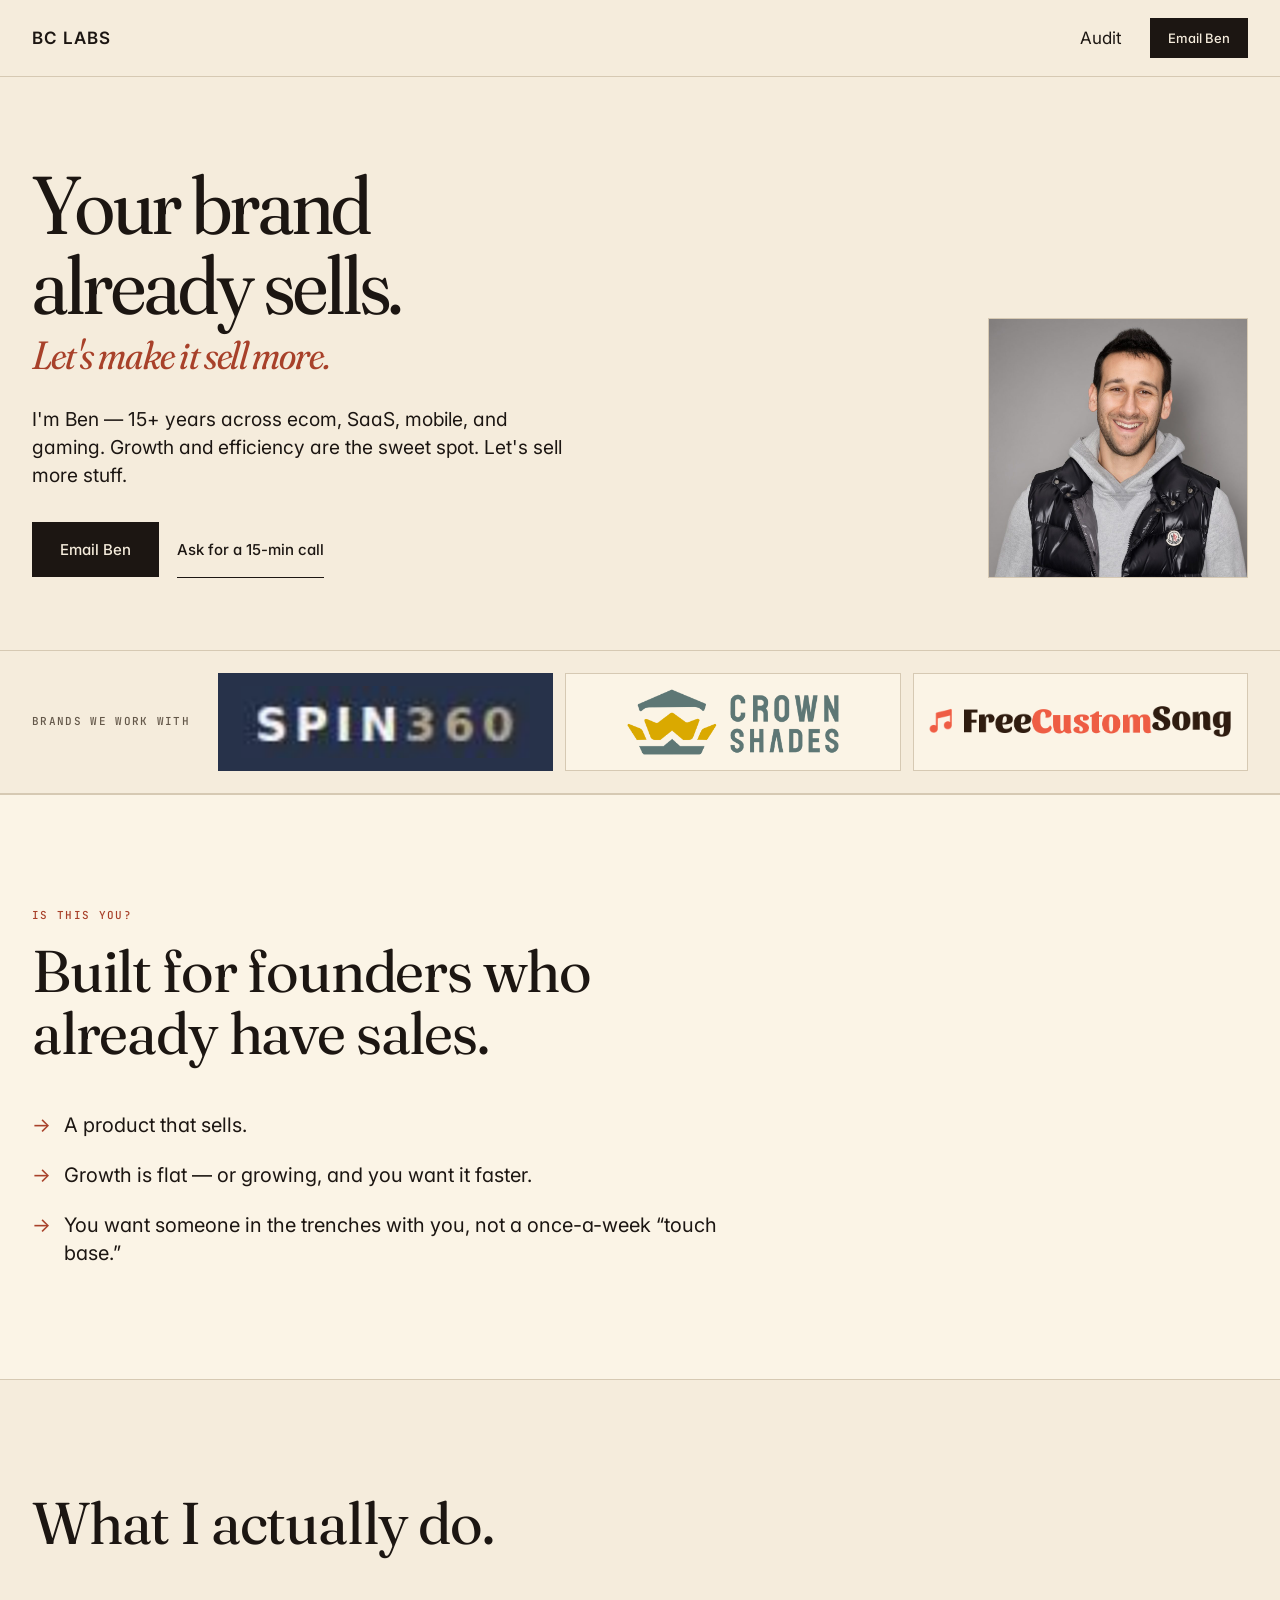
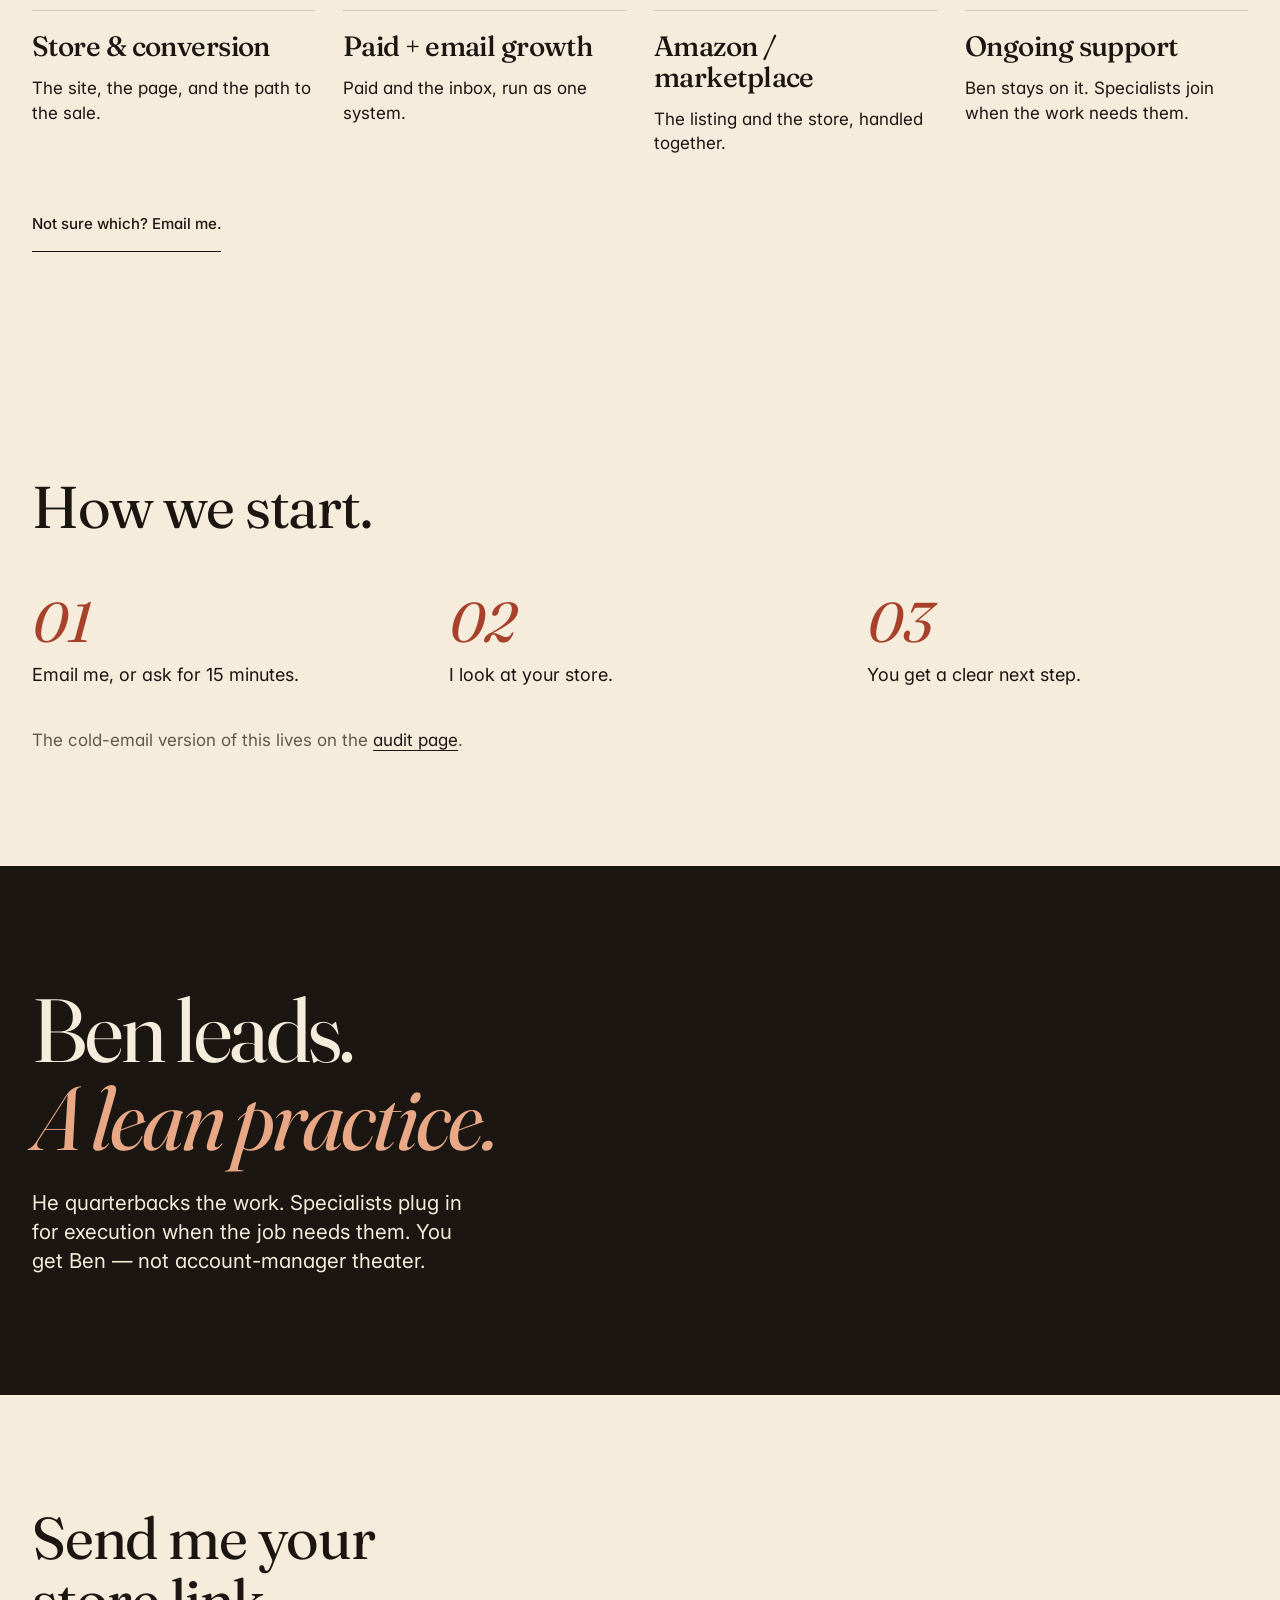
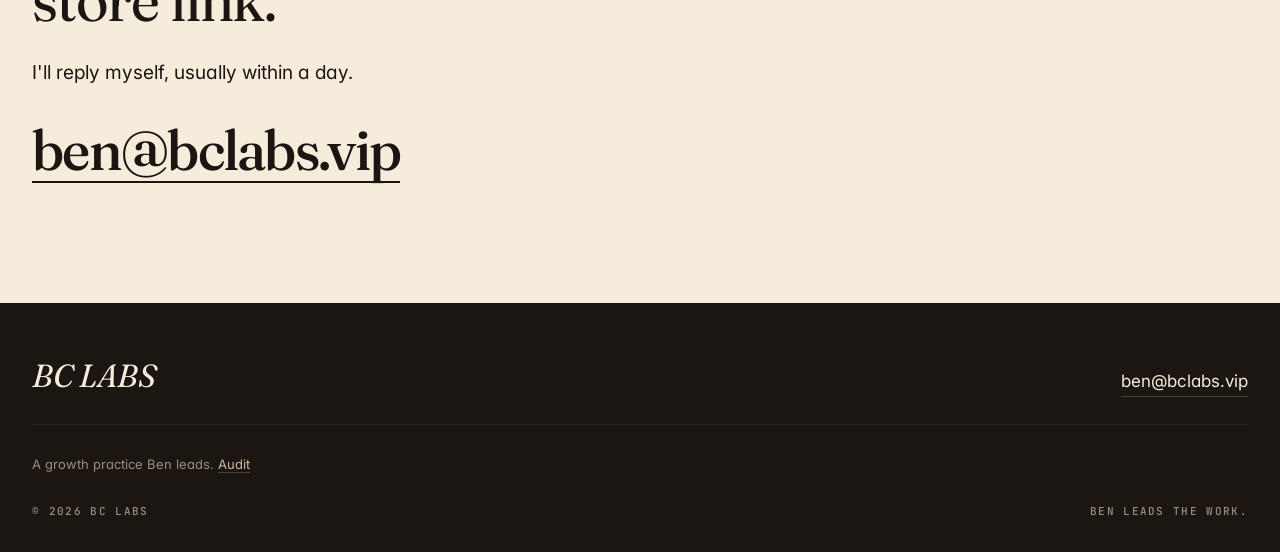
<file: index.html>
<!doctype html>
<html lang="en">
<head>
<meta charset="utf-8" />
<meta name="viewport" content="width=device-width,initial-scale=1" />
<title>BC LABS — Your brand already sells. Let's make it sell more.</title>
<meta name="description" content="I'm Ben — 15+ years across ecom, SaaS, mobile, and gaming. Growth and efficiency are the sweet spot. Let's sell more stuff." />
<meta name="author" content="Ben Cohen, BC LABS" />
<meta name="robots" content="index, follow, max-image-preview:large" />
<meta name="theme-color" content="#a8412a" />
<link rel="canonical" href="https://bclabs.vip/" />
<meta property="og:type" content="website" />
<meta property="og:site_name" content="BC LABS" />
<meta property="og:title" content="Your brand already sells. Let's make it sell more." />
<meta property="og:description" content="I'm Ben — 15+ years across ecom, SaaS, mobile, and gaming. Growth and efficiency are the sweet spot. Let's sell more stuff." />
<meta property="og:url" content="https://bclabs.vip/" />
<meta property="og:image" content="https://bclabs.vip/og.png" />
<meta property="og:image:width" content="1200" />
<meta property="og:image:height" content="630" />
<meta property="og:locale" content="en_US" />
<meta name="twitter:card" content="summary_large_image" />
<meta name="twitter:title" content="Your brand already sells. Let's make it sell more." />
<meta name="twitter:description" content="I'm Ben — 15+ years across ecom, SaaS, mobile, and gaming. Let's sell more stuff." />
<meta name="twitter:image" content="https://bclabs.vip/og.png" />
<link rel="icon" type="image/svg+xml" href="[data-uri]" />
<script type="application/ld+json">
{
  "@context": "https://schema.org",
  "@type": "ProfessionalService",
  "name": "BC LABS",
  "alternateName": "BC Labs",
  "description": "BC Labs is a growth practice Ben Cohen leads. He quarterbacks the work. Specialists plug in for execution when the job needs them.",
  "url": "https://bclabs.vip/",
  "email": "ben@bclabs.vip",
  "founder": {"@type": "Person", "name": "Ben Cohen", "email": "ben@bclabs.vip"},
  "makesOffer": [
    {"@type": "Offer", "itemOffered": {"@type": "Service", "name": "Store and conversion"}},
    {"@type": "Offer", "itemOffered": {"@type": "Service", "name": "Paid and email growth"}},
    {"@type": "Offer", "itemOffered": {"@type": "Service", "name": "Amazon and marketplace"}},
    {"@type": "Offer", "itemOffered": {"@type": "Service", "name": "Ongoing support"}}
  ]
}
</script>
<link rel="preconnect" href="https://fonts.googleapis.com" />
<link rel="preconnect" href="https://fonts.gstatic.com" crossorigin />
<link href="https://fonts.googleapis.com/css2?family=Fraunces:ital,opsz,wght@0,9..144,400;0,9..144,500;0,9..144,600;1,9..144,400;1,9..144,500&family=Inter:wght@400;500;600&family=JetBrains+Mono:wght@400;500&display=swap" rel="stylesheet" />
<link rel="stylesheet" href="/site.css" />
</head>
<body>
<a class="skip" href="#contact">Skip to email</a>
<nav aria-label="Primary">
  <a href="/" class="brand" aria-label="BC LABS — home">BC LABS</a>
  <div class="links">
    <a href="/audit/">Audit</a>
    <a class="cta" href="mailto:ben@bclabs.vip">Email Ben</a>
  </div>
</nav>
<main>
  <section class="hero" aria-labelledby="hero-headline">
    <div>
      <h1 id="hero-headline">Your brand already sells.<span class="h1-rest">Let's make it sell more.</span></h1>
      <p class="lede">I'm Ben — 15+ years across ecom, SaaS, mobile, and gaming. Growth and efficiency are the sweet spot. Let's sell more stuff.</p>
      <div class="hero-actions">
        <a class="btn-primary" href="mailto:ben@bclabs.vip">Email Ben</a>
        <!-- No calendar URL in the repo. 15-minute ask is this mailto. -->
        <a class="btn-link" href="mailto:ben@bclabs.vip?subject=15%20min%3F">Ask for a 15-min call</a>
      </div>
    </div>
    <figure class="portrait">
      <img src="/ben-cohen.jpg" alt="Ben Cohen" width="1024" height="1024" />
    </figure>
  </section>

  <aside class="proof" aria-label="Brands we work with">
    <div class="proof-inner">
      <p class="mono proof-label">Brands we work with</p>
      <ul class="proof-list">
        <li class="mark-dark"><img src="/brands/spin360.png" alt="Client brand" width="639" height="159"></li>
        <li><img src="/brands/crown-shades.png" alt="Client brand" width="743" height="246"></li>
        <li><img src="/brands/freecustomsong.png" alt="Client brand" width="813" height="94"></li>
      </ul>
    </div>
  </aside>

  <section class="you" aria-labelledby="you-title">
    <div class="you-inner">
      <p class="mono sec-label">Is this you?</p>
      <h2 id="you-title" class="sec-title">Built for founders who already have sales.</h2>
      <ul class="you-list">
        <li>A product that sells.</li>
        <li>Growth is flat — or growing, and you want it faster.</li>
        <li>You want someone in the trenches with you, not a once-a-week “touch base.”</li>
      </ul>
    </div>
  </section>

  <section aria-labelledby="do-title">
    <h2 id="do-title" class="sec-title">What I actually do.</h2>
    <div class="do-grid">
      <article class="do-card">
        <h3>Store &amp; conversion</h3>
        <p>The site, the page, and the path to the sale.</p>
      </article>
      <article class="do-card">
        <h3>Paid + email growth</h3>
        <p>Paid and the inbox, run as one system.</p>
      </article>
      <article class="do-card">
        <h3>Amazon / marketplace</h3>
        <p>The listing and the store, handled together.</p>
      </article>
      <article class="do-card">
        <h3>Ongoing support</h3>
        <p>Ben stays on it. Specialists join when the work needs them.</p>
      </article>
    </div>
    <p class="do-cta"><a class="btn-link" href="mailto:ben@bclabs.vip">Not sure which? Email me.</a></p>
  </section>

  <section aria-labelledby="start-title">
    <h2 id="start-title" class="sec-title">How we start.</h2>
    <ol class="steps">
      <li>
        <div class="num">01</div>
        <p>Email me, or ask for 15 minutes.</p>
      </li>
      <li>
        <div class="num">02</div>
        <p>I look at your store.</p>
      </li>
      <li>
        <div class="num">03</div>
        <p>You get a clear next step.</p>
      </li>
    </ol>
    <p class="soft">The cold-email version of this lives on the <a href="/audit/">audit page</a>.</p>
  </section>

  <section class="justme" aria-labelledby="me-title">
    <div class="justme-inner">
      <h2 id="me-title">Ben leads. <em>A lean practice.</em></h2>
      <p>He quarterbacks the work. Specialists plug in for execution when the job needs them. You get Ben — not account-manager theater.</p>
    </div>
  </section>

  <section class="close" id="contact" aria-labelledby="close-title">
    <h2 id="close-title" class="sec-title">Send me your store link.</h2>
    <p class="lede">I'll reply myself, usually within a day.</p>
    <a class="email-big" href="mailto:ben@bclabs.vip">ben@bclabs.vip</a>
  </section>
</main>
<footer>
  <div class="foot-wrap">
    <div class="foot-top">
      <div class="brand">BC LABS</div>
      <a href="mailto:ben@bclabs.vip">ben@bclabs.vip</a>
    </div>
    <p class="foot-aside">A growth practice Ben leads. <a href="/audit/">Audit</a></p>
    <div class="foot-bottom">
      <span class="mono">© 2026 BC LABS</span>
      <span class="mono">Ben leads the work.</span>
    </div>
  </div>
</footer>
</body>
</html>
</file>
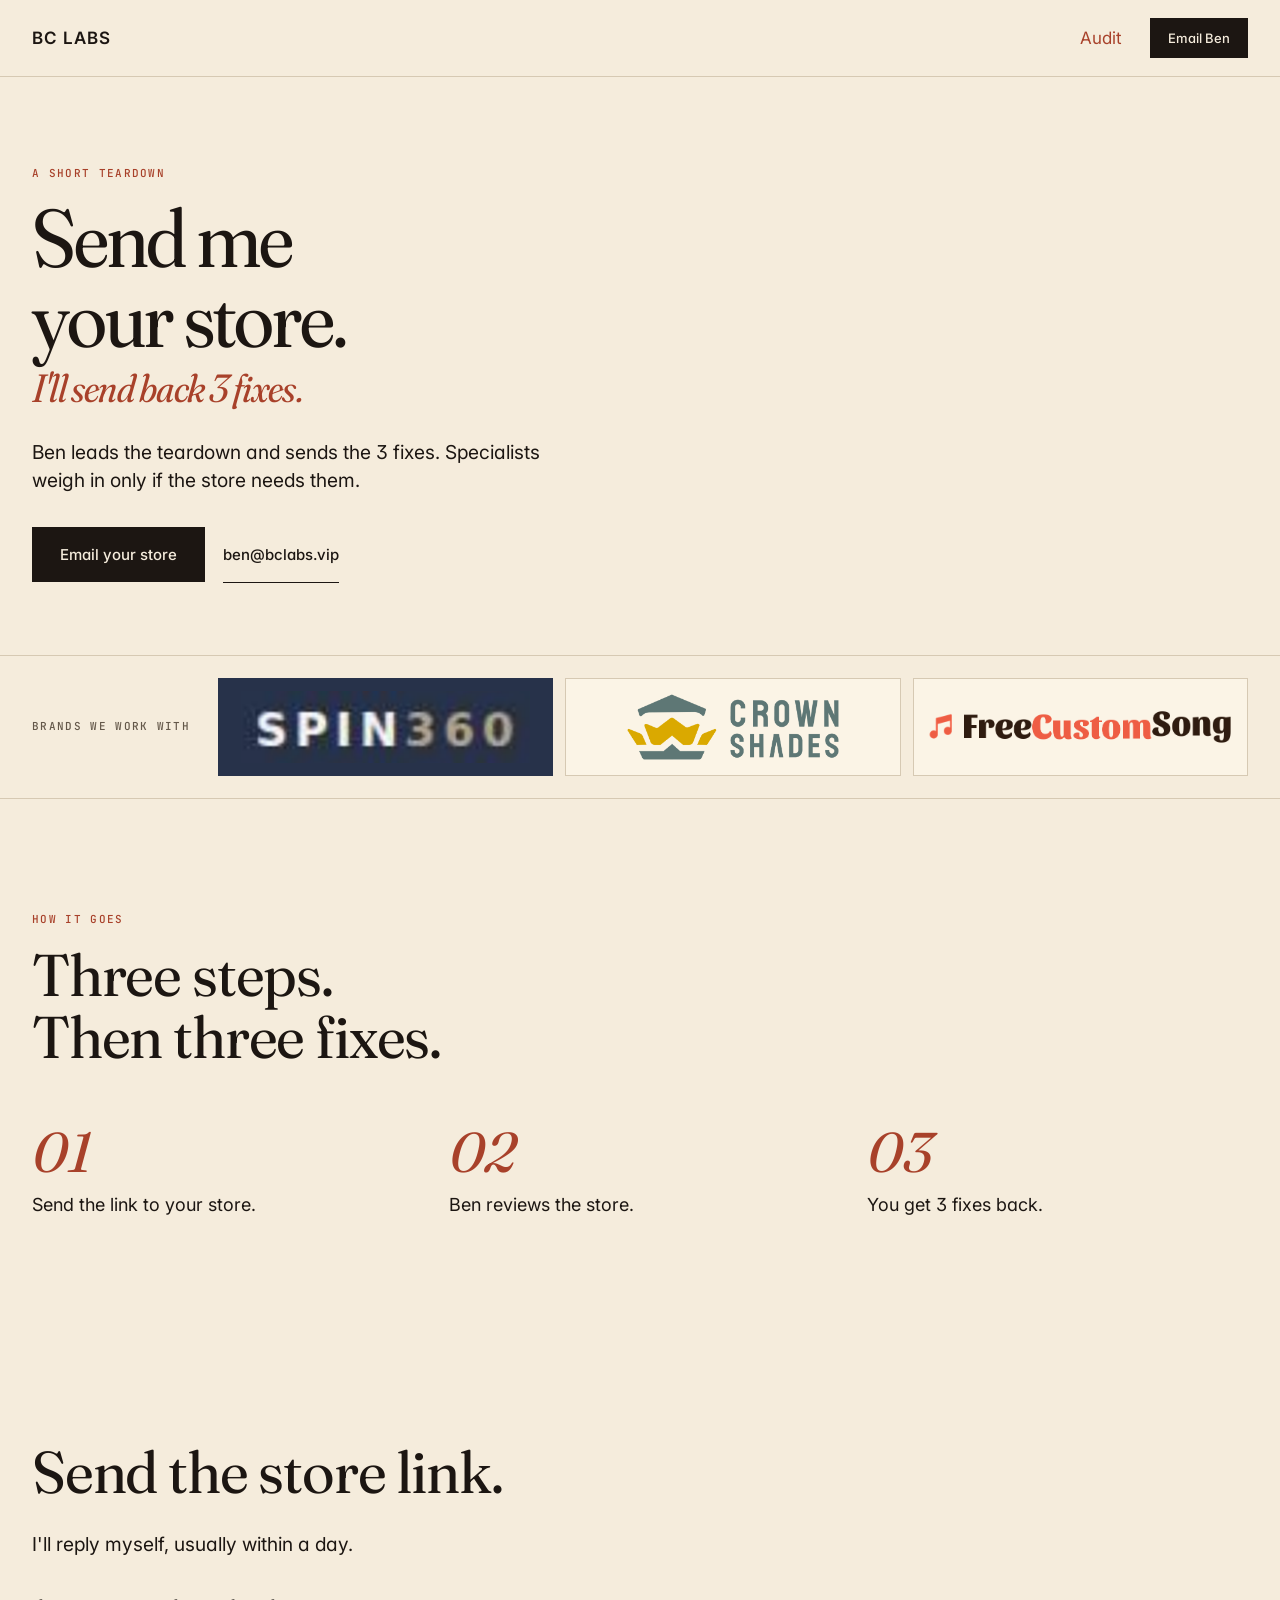
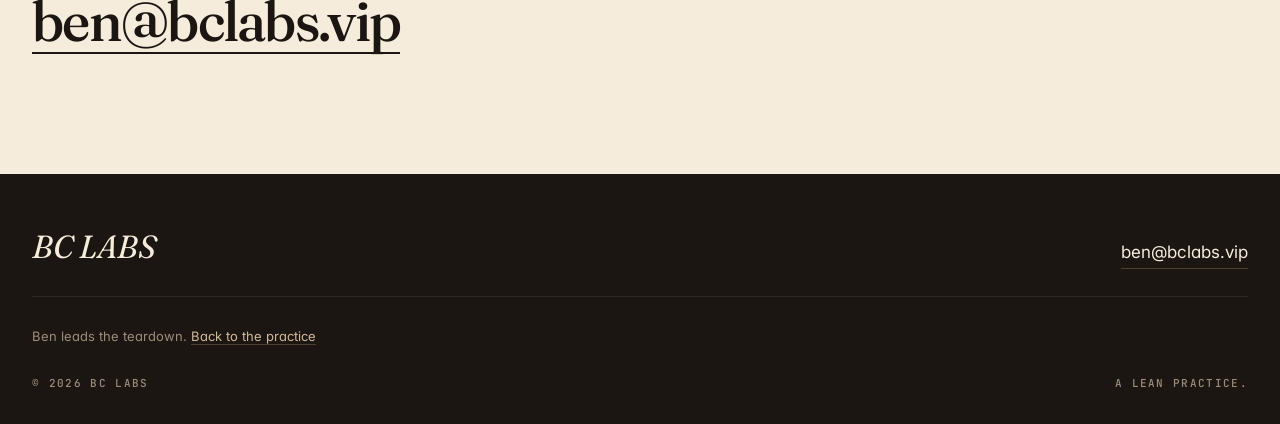
<file: audit/index.html>
<!doctype html>
<html lang="en">
<head>
<meta charset="utf-8" />
<meta name="viewport" content="width=device-width,initial-scale=1" />
<title>Send me your store. I'll send back 3 fixes. — BC LABS</title>
<meta name="description" content="Send Ben your store link. He leads the teardown and sends back 3 fixes. Specialists weigh in only if the store needs them." />
<meta name="author" content="Ben Cohen, BC LABS" />
<meta name="robots" content="index, follow, max-image-preview:large" />
<meta name="theme-color" content="#a8412a" />
<link rel="canonical" href="https://bclabs.vip/audit/" />
<meta property="og:type" content="website" />
<meta property="og:site_name" content="BC LABS" />
<meta property="og:title" content="Send me your store. I'll send back 3 fixes." />
<meta property="og:description" content="Ben leads the teardown and sends back 3 fixes. Email your store link." />
<meta property="og:url" content="https://bclabs.vip/audit/" />
<meta property="og:image" content="https://bclabs.vip/og.png" />
<meta property="og:image:width" content="1200" />
<meta property="og:image:height" content="630" />
<meta name="twitter:card" content="summary_large_image" />
<meta name="twitter:title" content="Send me your store. I'll send back 3 fixes." />
<meta name="twitter:description" content="Ben leads the teardown and sends back 3 fixes." />
<meta name="twitter:image" content="https://bclabs.vip/og.png" />
<link rel="icon" type="image/svg+xml" href="[data-uri]" />
<link rel="preconnect" href="https://fonts.googleapis.com" />
<link rel="preconnect" href="https://fonts.gstatic.com" crossorigin />
<link href="https://fonts.googleapis.com/css2?family=Fraunces:ital,opsz,wght@0,9..144,400;0,9..144,500;0,9..144,600;1,9..144,400;1,9..144,500&family=Inter:wght@400;500;600&family=JetBrains+Mono:wght@400;500&display=swap" rel="stylesheet" />
<link rel="stylesheet" href="/site.css" />
</head>
<body>
<a class="skip" href="#send">Skip to email</a>
<nav aria-label="Primary">
  <a href="/" class="brand" aria-label="BC LABS — home">BC LABS</a>
  <div class="links">
    <a href="/audit/" aria-current="page">Audit</a>
    <a class="cta" href="mailto:ben@bclabs.vip?subject=Store%20link">Email Ben</a>
  </div>
</nav>
<main>
  <section class="hero solo" aria-labelledby="audit-headline">
    <div>
      <p class="mono sec-label">A short teardown</p>
      <h1 id="audit-headline">Send me your store.<span class="h1-rest">I'll send back 3 fixes.</span></h1>
      <p class="lede">Ben leads the teardown and sends the 3 fixes. Specialists weigh in only if the store needs them.</p>
      <div class="hero-actions">
        <a class="btn-primary" href="mailto:ben@bclabs.vip?subject=Store%20link">Email your store</a>
        <a class="btn-link" href="mailto:ben@bclabs.vip">ben@bclabs.vip</a>
      </div>
    </div>
  </section>

  <aside class="proof" aria-label="Brands we work with">
    <div class="proof-inner">
      <p class="mono proof-label">Brands we work with</p>
      <ul class="proof-list">
        <li class="mark-dark"><img src="/brands/spin360.png" alt="Client brand" width="639" height="159"></li>
        <li><img src="/brands/crown-shades.png" alt="Client brand" width="743" height="246"></li>
        <li><img src="/brands/freecustomsong.png" alt="Client brand" width="813" height="94"></li>
      </ul>
    </div>
  </aside>

  <section aria-labelledby="steps-title">
    <p class="mono sec-label">How it goes</p>
    <h2 id="steps-title" class="sec-title">Three steps. Then three fixes.</h2>
    <ol class="steps">
      <li>
        <div class="num">01</div>
        <p>Send the link to your store.</p>
      </li>
      <li>
        <div class="num">02</div>
        <p>Ben reviews the store.</p>
      </li>
      <li>
        <div class="num">03</div>
        <p>You get 3 fixes back.</p>
      </li>
    </ol>
  </section>

  <section class="close" id="send" aria-labelledby="send-title">
    <h2 id="send-title" class="sec-title">Send the store link.</h2>
    <p class="lede">I'll reply myself, usually within a day.</p>
    <a class="email-big" href="mailto:ben@bclabs.vip?subject=Store%20link">ben@bclabs.vip</a>
  </section>
</main>
<footer>
  <div class="foot-wrap">
    <div class="foot-top">
      <div class="brand">BC LABS</div>
      <a href="mailto:ben@bclabs.vip?subject=Store%20link">ben@bclabs.vip</a>
    </div>
    <p class="foot-aside">Ben leads the teardown. <a href="/">Back to the practice</a></p>
    <div class="foot-bottom">
      <span class="mono">© 2026 BC LABS</span>
      <span class="mono">A lean practice.</span>
    </div>
  </div>
</footer>
</body>
</html>
</file>
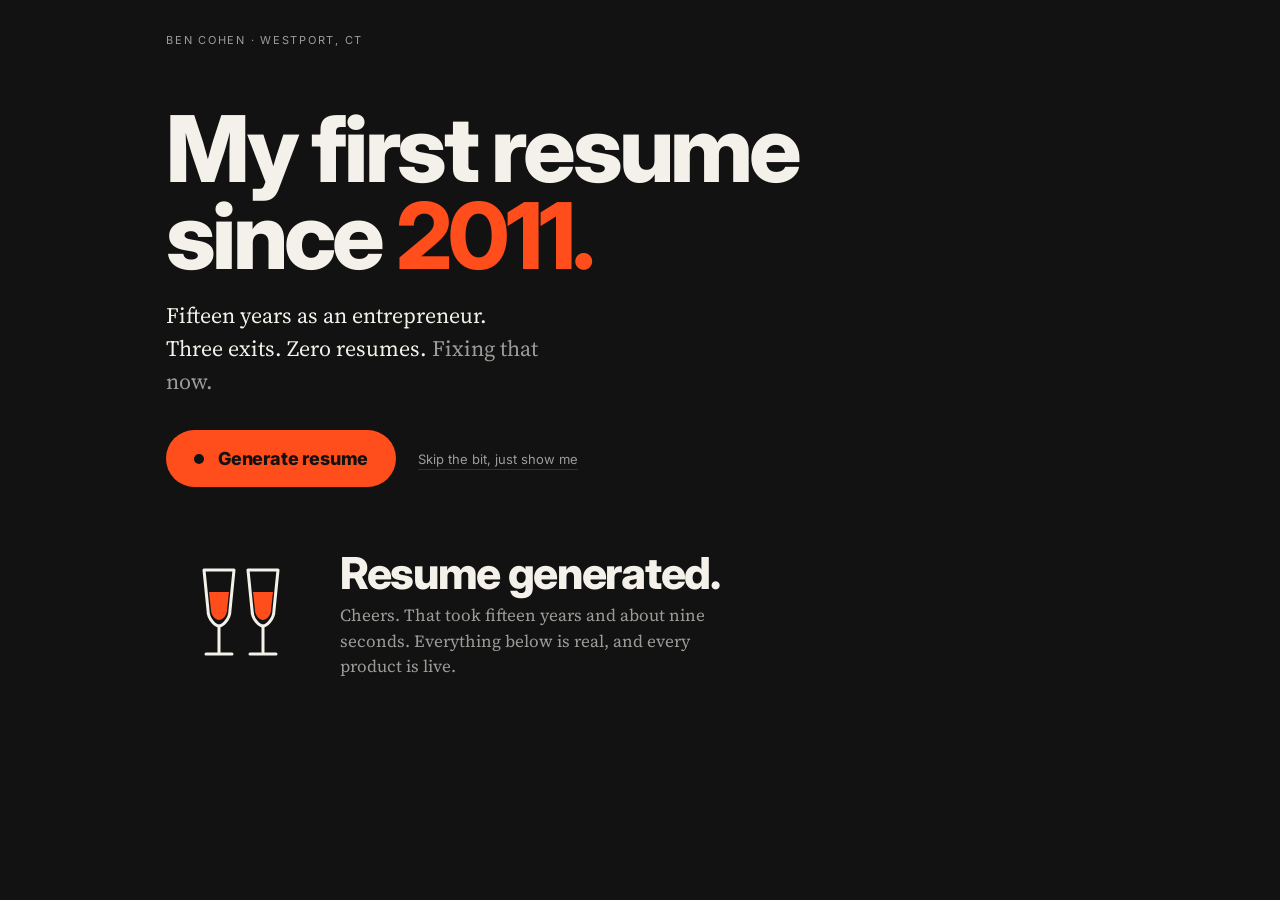
<file: x-lotz3d2c/index.html>
<!doctype html>
<html lang="en">
<head>
<meta charset="utf-8">
<meta name="viewport" content="width=device-width,initial-scale=1,viewport-fit=cover">
<meta name="robots" content="noindex">
<meta name="description" content="Ben Cohen's first resume since 2011. Three exits, 40M+ downloads, every product live.">
<meta property="og:title" content="Ben Cohen · My first resume since 2011">
<meta property="og:description" content="Fifteen years as an entrepreneur. Three exits. Zero resumes. Fixing that now.">
<meta property="og:url" content="https://bclabs.vip/x-lotz3d2c/">
<meta name="theme-color" content="#121212">
<link rel="icon" href="data:image/svg+xml,%3Csvg xmlns='http://www.w3.org/2000/svg' viewBox='0 0 32 32'%3E%3Crect width='32' height='32' rx='6' fill='%23121212'/%3E%3Ccircle cx='16' cy='16' r='7' fill='%23ff4d1c'/%3E%3C/svg%3E">
<title>Ben Cohen · My first resume since 2011</title>
<link rel="stylesheet" href="https://fonts.googleapis.com/css2?family=Inter:opsz,wght@14..32,400;14..32,600;14..32,700;14..32,800&family=Source+Serif+4:ital,opsz,wght@0,8..60,400;0,8..60,600;1,8..60,400&display=swap">
<style>
  /* Layout: one dark stage. A gag button up top, a loading sequence, a toast, then the real resume slides in underneath. Single-theme by choice; it matches the printed resume. */
  :root {
    --bg: #121212;
    --bg-2: #1b1b1b;
    --fg: #f4f1ea;
    --fg-2: rgba(244,241,234,0.62);
    --line: rgba(244,241,234,0.14);
    --accent: #ff4d1c;
    --accent-2: #ff8a63;
    --display: 'Inter', system-ui, sans-serif;
    --serif: 'Source Serif 4', Georgia, serif;
    color-scheme: dark;
  }
  * { box-sizing: border-box; }
  body { margin: 0; background: var(--bg); color: var(--fg); font-family: var(--serif); font-size: 17px; line-height: 1.5; }
  a { color: inherit; text-decoration: none; border-bottom: 1px solid var(--accent); }
  a:hover, a:focus-visible { border-bottom-color: var(--fg); outline: none; }
  .wrap { max-width: 980px; margin: 0 auto; padding-left: max(16px, env(safe-area-inset-left, 0px)); padding-right: max(16px, env(safe-area-inset-right, 0px)); }
  .eyebrow { font-family: var(--display); font-size: 11px; letter-spacing: 0.16em; text-transform: uppercase; color: var(--fg-2); }
  :focus-visible { outline: 2px solid var(--accent); outline-offset: 3px; }

  /* hero */
  .hero { padding-block: 32px 56px; }
  .meta { display: flex; justify-content: space-between; flex-wrap: wrap; gap: 8px 24px; }
  .hero h1 { font-family: var(--display); font-weight: 800; font-size: clamp(40px, 8vw, 92px); line-height: 0.95; letter-spacing: -0.04em; margin: 56px 0 20px; text-wrap: balance; max-width: 11ch; }
  .hero h1 em { font-style: normal; color: var(--accent); }
  .lede { font-size: clamp(18px, 2.2vw, 22px); max-width: 34ch; margin: 0 0 32px; color: var(--fg); }
  .lede span { color: var(--fg-2); }
  .cta { display: inline-flex; align-items: center; gap: 14px; background: var(--accent); color: #121212; font-family: var(--display); font-weight: 800; font-size: 18px; letter-spacing: -0.01em; padding: 18px 28px; border: 0; border-radius: 999px; cursor: pointer; transition: transform .12s ease, background .12s ease; }
  .cta:hover { background: var(--accent-2); transform: translateY(-1px); }
  .cta:active { transform: translateY(1px); }
  .cta .dot { width: 10px; height: 10px; border-radius: 50%; background: #121212; }
  .skip { display: inline-block; margin-left: 18px; font-family: var(--display); font-size: 13px; color: var(--fg-2); border-bottom-color: var(--line); }

  /* loader */
  .loader { padding-block: 8px 40px; }
  .bar { height: 6px; background: var(--line); border-radius: 3px; overflow: hidden; }
  .bar i { display: block; height: 100%; width: 0; background: var(--accent); transition: width .35s ease; }
  .status { font-family: var(--display); font-size: 15px; margin-top: 14px; min-height: 1.6em; color: var(--fg); }
  .status::before { content: '> '; color: var(--accent); }

  /* toast */
  .toast { display: grid; grid-template-columns: auto 1fr; gap: 24px; align-items: center; padding-block: 8px 48px; }
  .toast svg { width: 150px; height: 120px; max-width: 100%; }
  .toast h2 { font-family: var(--display); font-weight: 800; font-size: clamp(28px, 4vw, 44px); letter-spacing: -0.03em; line-height: 1; margin: 0 0 8px; }
  .toast p { margin: 0; color: var(--fg-2); max-width: 44ch; }
  .glassL, .glassR { transform-origin: 50% 100%; }
  @keyframes clinkL { 0% { transform: rotate(-18deg) translateX(-14px); } 60% { transform: rotate(0deg) translateX(0); } 70% { transform: rotate(3deg); } 100% { transform: rotate(0deg); } }
  @keyframes clinkR { 0% { transform: rotate(18deg) translateX(14px); } 60% { transform: rotate(0deg) translateX(0); } 70% { transform: rotate(-3deg); } 100% { transform: rotate(0deg); } }
  @keyframes spark { 0%, 55% { opacity: 0; transform: scale(.4); } 65% { opacity: 1; transform: scale(1.2); } 100% { opacity: 0; transform: scale(1.6); } }
  .toast.go .glassL { animation: clinkL 1.1s cubic-bezier(.3,.9,.3,1) forwards; }
  .toast.go .glassR { animation: clinkR 1.1s cubic-bezier(.3,.9,.3,1) forwards; }
  .toast.go .spark { animation: spark 1.3s ease forwards; transform-origin: 75px 38px; }
  .spark { opacity: 0; }

  /* resume body */
  .resume { border-top: 1px solid var(--line); padding-block: 40px 72px; }
  .section { margin-bottom: 44px; }
  .section > .eyebrow { display: flex; align-items: center; gap: 12px; margin-bottom: 18px; }
  .section > .eyebrow::after { content: ''; flex: 1; height: 1px; background: var(--line); }
  .stats { display: grid; grid-template-columns: repeat(3, 1fr); gap: 20px; }
  .stat .n { font-family: var(--display); font-weight: 800; font-size: clamp(36px, 6vw, 60px); letter-spacing: -0.04em; line-height: 1; font-variant-numeric: tabular-nums; }
  .stat .n small { font-size: .5em; font-weight: 700; letter-spacing: 0; }
  .stat .l { font-family: var(--display); font-weight: 600; font-size: 11px; letter-spacing: 0.12em; text-transform: uppercase; color: var(--accent); margin-top: 6px; }
  .stat .d { font-size: 14px; color: var(--fg-2); margin-top: 4px; }
  .waves { list-style: none; margin: 0; padding: 18px 0 0; display: grid; grid-template-columns: repeat(5, 1fr); gap: 12px; border-top: 1.5px solid var(--line); position: relative; }
  .waves li { position: relative; }
  .waves li::before { content: ''; position: absolute; top: -22px; left: 0; width: 8px; height: 8px; border-radius: 50%; background: var(--fg); }
  .waves li:last-child::before { background: var(--accent); box-shadow: 0 0 0 4px rgba(255,77,28,.3); }
  .waves .yr { font-family: var(--display); font-weight: 700; font-size: 20px; letter-spacing: -0.02em; }
  .waves .what { font-family: var(--display); font-size: 13px; }
  .waves .who { font-family: var(--display); font-size: 12px; color: var(--fg-2); }
  .intro { display: grid; grid-template-columns: 1fr 2fr; gap: 28px; }
  .intro .k { font-family: var(--display); font-weight: 700; font-size: clamp(22px, 3vw, 30px); letter-spacing: -0.03em; line-height: 1.1; }
  .intro .k span { color: var(--accent); }
  .intro p { margin: 0 0 12px; max-width: 62ch; }
  .role { display: grid; grid-template-columns: 150px 1fr; gap: 22px; padding: 18px 0; border-top: 1px solid var(--line); }
  .role:first-of-type { border-top: 0; padding-top: 0; }
  .when { font-family: var(--display); font-weight: 700; font-size: 18px; letter-spacing: -0.02em; }
  .when small { display: block; font-weight: 400; font-size: 12px; color: var(--fg-2); margin-top: 2px; }
  .role h3 { font-family: var(--display); font-weight: 700; font-size: 18px; margin: 0; letter-spacing: -0.01em; }
  .role h3 span { font-weight: 400; color: var(--fg-2); }
  .sub { color: var(--fg-2); font-style: italic; margin: 4px 0 8px; font-size: 15.5px; }
  .role ul { margin: 0; padding: 0; list-style: none; display: grid; gap: 6px; }
  .role li { position: relative; padding-left: 16px; max-width: 70ch; }
  .role li::before { content: ''; position: absolute; left: 0; top: 10px; width: 6px; height: 6px; background: var(--accent); }
  .grid2 { display: grid; grid-template-columns: 1fr 1fr; gap: 22px 32px; }
  .mini { border-top: 1px solid var(--line); padding-top: 12px; }
  .mini .when { font-size: 16px; } .mini .when b { font-weight: 700; color: var(--fg); margin-left: 6px; }
  .mini p { margin: 4px 0 0; font-size: 15.5px; color: var(--fg); }
  .earlier { font-family: var(--display); font-size: 13px; color: var(--fg-2); margin: 18px 0 0; }

  /* products */
  .products { display: grid; grid-template-columns: repeat(auto-fill, minmax(220px, 1fr)); gap: 14px; }
  .prod { display: block; background: var(--bg-2); border: 1px solid var(--line); border-bottom: 1px solid var(--line); border-radius: 10px; padding: 18px; transition: border-color .15s ease, transform .15s ease; }
  .prod:hover { border-color: var(--accent); transform: translateY(-2px); }
  .prod .name { font-family: var(--display); font-weight: 700; font-size: 17px; letter-spacing: -0.01em; }
  .prod .what { font-size: 14.5px; color: var(--fg-2); margin-top: 4px; }
  .prod .live { display: inline-flex; align-items: center; gap: 6px; font-family: var(--display); font-size: 11px; letter-spacing: .12em; text-transform: uppercase; color: var(--accent); margin-top: 12px; }
  .prod .live::before { content: ''; width: 6px; height: 6px; border-radius: 50%; background: var(--accent); }

  .how { display: grid; grid-template-columns: repeat(3, 1fr); gap: 24px; }
  .how .i { border-top: 2px solid var(--fg); padding-top: 12px; }
  .how h4 { font-family: var(--display); font-weight: 700; font-size: 17px; margin: 0 0 6px; }
  .how p { margin: 0; color: var(--fg-2); font-size: 15.5px; }

  .foot { border-top: 1px solid var(--line); padding-block: 28px 40px; display: flex; justify-content: space-between; flex-wrap: wrap; gap: 16px 32px; align-items: flex-end; }
  .foot .big { font-family: var(--display); font-weight: 800; font-size: clamp(24px, 4vw, 36px); letter-spacing: -0.03em; line-height: 1; }
  .foot .c { font-family: var(--display); font-size: 14px; color: var(--fg-2); line-height: 1.7; text-align: right; }
  .foot .c b { color: var(--fg); font-weight: 600; user-select: all; }

  @media (max-width: 720px) {
    .hero h1 { margin-top: 40px; }
    .toast { grid-template-columns: 1fr; }
    .stats { grid-template-columns: 1fr; gap: 14px; }
    .waves { grid-template-columns: 1fr 1fr; gap: 18px 12px; }
    .waves li::before { display: none; }
    .intro, .role, .grid2, .how { grid-template-columns: 1fr; gap: 12px; }
    .foot .c { text-align: left; }
  }
  @media (prefers-reduced-motion: reduce) {
    .toast.go .glassL, .toast.go .glassR, .toast.go .spark { animation: none; }
    .spark { opacity: 1; }
    .cta, .prod { transition: none; }
  }
</style>
</head>
<body>


<header class="wrap hero">
  <div class="meta">
    <span class="eyebrow">Ben Cohen · Westport, CT</span>
  </div>
  <h1>My first resume since <em>2011.</em></h1>
  <p class="lede">Fifteen years as an entrepreneur. Three exits. Zero resumes. <span>Fixing that now.</span></p>
  <button class="cta" id="gen" type="button"><span class="dot"></span>Generate resume</button>
  <a class="skip" id="skip" href="#resume">Skip the bit, just show me</a>
</header>

<section class="wrap loader" id="loader" hidden aria-live="polite">
  <div class="bar"><i id="fill"></i></div>
  <div class="status" id="status"></div>
</section>

<section class="wrap toast" id="toast" hidden>
  <svg viewBox="0 0 150 120" aria-hidden="true">
    <g class="glassL">
      <path d="M38 14 h30 l-4 40 c0 10 -8 16 -11 16 c-3 0 -11 -6 -11 -16 z" fill="none" stroke="#f4f1ea" stroke-width="3" stroke-linejoin="round"/>
      <path d="M43 36 h20 l-2 18 c0 6 -5 10 -8 10 c-3 0 -8 -4 -8 -10 z" fill="#ff4d1c"/>
      <path d="M53 70 v26 M40 98 h26" stroke="#f4f1ea" stroke-width="3" stroke-linecap="round"/>
    </g>
    <g class="glassR">
      <path d="M82 14 h30 l-4 40 c0 10 -8 16 -11 16 c-3 0 -11 -6 -11 -16 z" fill="none" stroke="#f4f1ea" stroke-width="3" stroke-linejoin="round"/>
      <path d="M87 36 h20 l-2 18 c0 6 -5 10 -8 10 c-3 0 -8 -4 -8 -10 z" fill="#ff4d1c"/>
      <path d="M97 70 v26 M84 98 h26" stroke="#f4f1ea" stroke-width="3" stroke-linecap="round"/>
    </g>
    <g class="spark" fill="none" stroke="#ff8a63" stroke-width="2.5" stroke-linecap="round">
      <path d="M75 26 v-10 M75 50 v10 M63 38 h-10 M87 38 h10 M66 29 l-7 -7 M84 29 l7 -7 M66 47 l-7 7 M84 47 l7 7"/>
    </g>
  </svg>
  <div>
    <h2>Resume generated.</h2>
    <p>Cheers. That took fifteen years and about nine seconds. Everything below is real, and every product is live.</p>
  </div>
</section>

<main class="wrap resume" id="resume" hidden>

  <div class="section">
    <div class="stats">
      <div class="stat"><div class="n">3</div><div class="l">Exits</div><div class="d">Ten 5 Studio to Vertic · Scopus Media sold · MailTag turned around and sold</div></div>
      <div class="stat"><div class="n">40<small>M+</small></div><div class="l">Downloads</div><div class="d">Across 20+ mobile titles at Umbrella Games. Monster Merge alone passed 10M.</div></div>
      <div class="stat"><div class="n">15<small>M+</small></div><div class="l">Followers</div><div class="d">Grown from zero at Scopus, then sold to brands</div></div>
    </div>
  </div>

  <div class="section">
    <div class="eyebrow">Fifteen years, five platforms</div>
    <ul class="waves">
      <li><div class="yr">2011</div><div class="what">App stores</div><div class="who">Ten 5 Studio</div></li>
      <li><div class="yr">2016</div><div class="what">Social media</div><div class="who">Scopus Media</div></li>
      <li><div class="yr">2018</div><div class="what">Hyper-casual games</div><div class="who">Umbrella Games</div></li>
      <li><div class="yr">2022</div><div class="what">Crypto</div><div class="who">Killabears</div></li>
      <li><div class="yr">Current</div><div class="what">AI products</div><div class="who">Martini · BC Labs</div></li>
    </ul>
  </div>

  <div class="section intro">
    <div class="k">I can build the prototype <span>and</span> find the customer for it.</div>
    <div>
      <p>Over 15 years I have founded and co-founded companies in mobile, media, SaaS, games, crypto and AI, taken each from first prototype to launch, and exited three of them. I live at the intersection of technology and marketing and I am comfortable on both sides.</p>
      <p>What I bring to a new idea is speed and judgment. I can get a first version in front of real people in weeks, read what comes back, and decide whether to push, change course or stop. Then I build the team to scale it.</p>
    </div>
  </div>

  <div class="section">
    <div class="eyebrow">Things I have built. All live. Click any of them.</div>
    <div class="products">
      <a class="prod" href="https://bclabs.vip"><div class="name">BC Labs</div><div class="what">Product studio and advisory practice.</div><div class="live">Live</div></a>
      <a class="prod" href="https://freecustomsong.com"><div class="name">FreeCustomSong.com</div><div class="what">A custom song, free, in minutes.</div><div class="live">Live</div></a>
      <a class="prod" href="https://mightyme.kids"><div class="name">MightyMe.kids</div><div class="what">Personalized comics where the kid is the hero.</div><div class="live">Live</div></a>
      <a class="prod" href="https://tipstr.io"><div class="name">Tipstr.io</div><div class="what">Tap-to-tip wristbands.</div><div class="live">Live</div></a>
      <a class="prod" href="https://apps.apple.com/us/app/prayblock-pray-to-unlock-apps/id6747301595"><div class="name">Prayblock</div><div class="what">Pray to unlock your apps. iOS.</div><div class="live">Live</div></a>
      <a class="prod" href="https://roastreport.fun"><div class="name">Roast Report</div><div class="what">Get roasted. Fun.</div><div class="live">Live</div></a>
    </div>
  </div>

  <div class="section">
    <div class="eyebrow">Experience</div>

    <div class="role">
      <div class="when">2021 – now<small>Nov 2021 – Present</small></div>
      <div>
        <h3>BC Labs <span>· Founder</span></h3>
        <div class="sub">Independent product studio and advisory practice.</div>
        <ul>
          <li>Build and launch my own products: FreeCustomSong.com, MightyMe.kids, Tipstr.io, Prayblock and Roast Report. Each one goes from idea to live product with a small team or solo.</li>
          <li>Advise brands on go-to-market and digital growth: paid media, SEO, email, Shopify DTC, Amazon and retail channels, and practical AI workflows.</li>
        </ul>
      </div>
    </div>

    <div class="role">
      <div class="when">2025 – now<small>Mar 2025 – Present</small></div>
      <div>
        <h3>Martini <span>· Partner</span></h3>
        <div class="sub">AI-powered workspace for film and commercial production.</div>
        <ul><li>Building a collaborative production platform: AI frame generation and video storyboarding, schedules and shot lists, and live on-set collaboration so crews always work from the latest version.</li></ul>
      </div>
    </div>

    <div class="role">
      <div class="when">2022 – now<small>Mar 2022 – Present</small></div>
      <div>
        <h3>Killaverse Media (Killabears) <span>· Co-Founder &amp; CEO</span></h3>
        <div class="sub">Character-driven entertainment brand. Started as an on-chain collectible. Now a film, gaming and consumer-products business. Fully bootstrapped, with a distributed team across creative, product, community and partnerships.</div>
        <ul>
          <li>Took a new technology that only crypto insiders cared about and built a brand on it. First launched a 3,333-piece genesis collection in April 2022 to test demand, then scaled with multiple larger releases.</li>
          <li>Used the on-chain community as the launchpad, not the product. Designed the engagement mechanics (staking, loyalty rewards, gamified releases) that kept thousands of people invested between drops.</li>
          <li>Took the IP into the real world: film, gaming, apparel and consumer products. First film project named a finalist at the Lumara Film Festival (2026).</li>
        </ul>
      </div>
    </div>

    <div class="role">
      <div class="when">2019 – 2026<small>Aug 2019 – Apr 2026</small></div>
      <div>
        <h3>Sunnora <span>· Partner / General Manager, Head of eCommerce</span></h3>
        <div class="sub">Pool products designer, manufacturer and distributor.</div>
        <ul>
          <li>Owned the Amazon business with full P&amp;L responsibility. Led ecommerce growth across DTC and marketplaces.</li>
          <li>Hired and built the ecommerce team and the operations behind it.</li>
        </ul>
      </div>
    </div>
  </div>

  <div class="section">
    <div class="eyebrow">Earlier ventures</div>
    <div class="grid2">
      <div class="mini"><div class="when">2019 – 2022 <b>MailTag · Partner</b></div><p>Acquired a distressed SaaS business with a partner. Rebuilt the product and the business, then turned it around to a successful exit within 2.5 years.</p></div>
      <div class="mini"><div class="when">2018 – 2022 <b>Umbrella Games · Partner</b></div><p>Published 20+ hyper-casual iOS and Android titles on rapid iteration: 40M+ lifetime downloads. Monster Merge alone passed 10M. Redirected the studio in 2022 to create Killabears.</p></div>
      <div class="mini"><div class="when">2016 – 2018 <b>Scopus Media · Founder &amp; CEO</b></div><p>Grew @basicbitch, @eats, @perfection and @vacay from zero to 15M+ followers, then monetized it through brand deals and events. Partnerships with Burger King and Universal Pictures. Exited through the sale of the portfolio.</p></div>
      <div class="mini"><div class="when">2011 – 2014 <b>Ten 5 Studio · Founder</b></div><p>Mobile app studio. Created the Talking Ted app for Seth MacFarlane's Ted, which went viral with millions of downloads. Acquired by Vertic in 2013; stayed on as VP of Emerging Platforms.</p></div>
    </div>
    <p class="earlier">2009 – 2011 · NBCUniversal, FTI Consulting, Steiner Sports and Telephony Media. Indiana University, 2009.</p>
  </div>

  <div class="section">
    <div class="eyebrow">How I work</div>
    <div class="how">
      <div class="i"><h4>Prototype and plan together.</h4><p>A rough thing in front of real people tells you more than a deck.</p></div>
      <div class="i"><h4>Validate as you go.</h4><p>Small bets before big ones. Each step has to earn the next.</p></div>
      <div class="i"><h4>Tech and marketing in one head.</h4><p>Engineers in the morning, brand team in the afternoon. I speak both languages without a translator.</p></div>
    </div>
  </div>

  <div class="foot">
    <div class="big">Nothing beats a real conversation.</div>
    <div class="c"><b>cohen.benjacob@gmail.com</b><br><b>(914) 645-2610</b><br><a href="Ben_Cohen_Resume_X.pdf">The PDF, if you need one</a></div>
  </div>
</main>

<script>
(function () {
  var lines = [
    'Remembering what happened in 2014…',
    'Googling “how to write a resume”…',
    'Deleting the word “synergy”…',
    'Asking my wife if “crypto” is still a word…',
    'Converting “we tried a thing” into “led a cross-functional initiative”…',
    'Checking if Umbrella Games really has 40 million downloads. It does.…',
    'Explaining Killabears to a recruiter…',
    'Fighting with Word margins. Giving up. Using code…',
    'Pouring a drink…'
  ];
  var btn = document.getElementById('gen'), skip = document.getElementById('skip');
  var loader = document.getElementById('loader'), fill = document.getElementById('fill'), status = document.getElementById('status');
  var toast = document.getElementById('toast'), resume = document.getElementById('resume');
  var reduce = window.matchMedia && window.matchMedia('(prefers-reduced-motion: reduce)').matches;
  var running = false;

  function reveal(withToast) {
    loader.hidden = true;
    resume.hidden = false;
    if (withToast) { toast.hidden = false; requestAnimationFrame(function(){ toast.classList.add('go'); }); }
    btn.disabled = true; btn.textContent = 'Resume generated';
    skip.hidden = true;
  }

  function run() {
    if (running) return; running = true;
    btn.disabled = true;
    loader.hidden = false;
    if (reduce) { reveal(true); return; }
    var i = 0, step = 100 / lines.length;
    function next() {
      if (i >= lines.length) { fill.style.width = '100%'; setTimeout(function(){ reveal(true); toast.scrollIntoView({behavior:'smooth', block:'start'}); }, 400); return; }
      status.textContent = lines[i];
      fill.style.width = Math.round(step * (i + 1)) + '%';
      i++;
      setTimeout(next, i === lines.length ? 1100 : 900 + Math.random() * 500);
    }
    next();
  }

  btn.addEventListener('click', run);
  skip.addEventListener('click', function (e) { e.preventDefault(); reveal(false); resume.scrollIntoView({behavior:'smooth', block:'start'}); });
  if (location.hash === '#resume') reveal(false);
})();
</script>

</body>
</html>
</file>
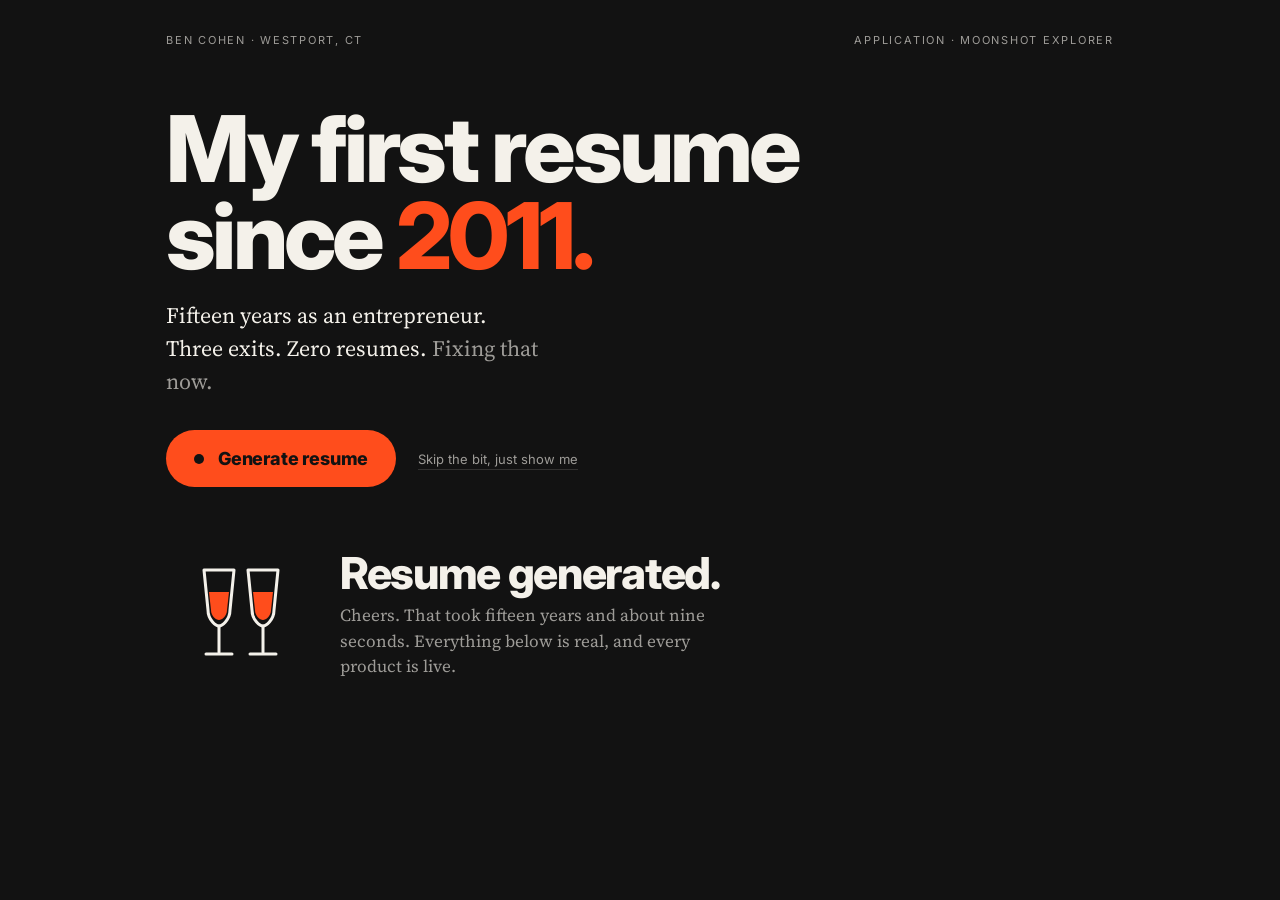
<file: x/index.html>
<!doctype html>
<html lang="en">
<head>
<meta charset="utf-8">
<meta name="viewport" content="width=device-width,initial-scale=1,viewport-fit=cover">
<meta name="robots" content="noindex">
<meta name="description" content="Ben Cohen's first resume since 2011. Three exits, 40M+ downloads, every product live.">
<meta property="og:title" content="Ben Cohen · My first resume since 2011">
<meta property="og:description" content="Fifteen years as an entrepreneur. Three exits. Zero resumes. Fixing that now.">
<meta property="og:url" content="https://bclabs.vip/x/">
<meta name="theme-color" content="#121212">
<link rel="icon" href="data:image/svg+xml,%3Csvg xmlns='http://www.w3.org/2000/svg' viewBox='0 0 32 32'%3E%3Crect width='32' height='32' rx='6' fill='%23121212'/%3E%3Ccircle cx='16' cy='16' r='7' fill='%23ff4d1c'/%3E%3C/svg%3E">
<title>Ben Cohen · My first resume since 2011</title>
<link rel="stylesheet" href="https://fonts.googleapis.com/css2?family=Inter:opsz,wght@14..32,400;14..32,600;14..32,700;14..32,800&family=Source+Serif+4:ital,opsz,wght@0,8..60,400;0,8..60,600;1,8..60,400&display=swap">
<style>
  /* Layout: one dark stage. A gag button up top, a loading sequence, a toast, then the real resume slides in underneath. Single-theme by choice; it matches the printed resume. */
  :root {
    --bg: #121212;
    --bg-2: #1b1b1b;
    --fg: #f4f1ea;
    --fg-2: rgba(244,241,234,0.62);
    --line: rgba(244,241,234,0.14);
    --accent: #ff4d1c;
    --accent-2: #ff8a63;
    --display: 'Inter', system-ui, sans-serif;
    --serif: 'Source Serif 4', Georgia, serif;
    color-scheme: dark;
  }
  * { box-sizing: border-box; }
  body { margin: 0; background: var(--bg); color: var(--fg); font-family: var(--serif); font-size: 17px; line-height: 1.5; }
  a { color: inherit; text-decoration: none; border-bottom: 1px solid var(--accent); }
  a:hover, a:focus-visible { border-bottom-color: var(--fg); outline: none; }
  .wrap { max-width: 980px; margin: 0 auto; padding-left: max(16px, env(safe-area-inset-left, 0px)); padding-right: max(16px, env(safe-area-inset-right, 0px)); }
  .eyebrow { font-family: var(--display); font-size: 11px; letter-spacing: 0.16em; text-transform: uppercase; color: var(--fg-2); }
  :focus-visible { outline: 2px solid var(--accent); outline-offset: 3px; }

  /* hero */
  .hero { padding-block: 32px 56px; }
  .meta { display: flex; justify-content: space-between; flex-wrap: wrap; gap: 8px 24px; }
  .hero h1 { font-family: var(--display); font-weight: 800; font-size: clamp(40px, 8vw, 92px); line-height: 0.95; letter-spacing: -0.04em; margin: 56px 0 20px; text-wrap: balance; max-width: 11ch; }
  .hero h1 em { font-style: normal; color: var(--accent); }
  .lede { font-size: clamp(18px, 2.2vw, 22px); max-width: 34ch; margin: 0 0 32px; color: var(--fg); }
  .lede span { color: var(--fg-2); }
  .cta { display: inline-flex; align-items: center; gap: 14px; background: var(--accent); color: #121212; font-family: var(--display); font-weight: 800; font-size: 18px; letter-spacing: -0.01em; padding: 18px 28px; border: 0; border-radius: 999px; cursor: pointer; transition: transform .12s ease, background .12s ease; }
  .cta:hover { background: var(--accent-2); transform: translateY(-1px); }
  .cta:active { transform: translateY(1px); }
  .cta .dot { width: 10px; height: 10px; border-radius: 50%; background: #121212; }
  .skip { display: inline-block; margin-left: 18px; font-family: var(--display); font-size: 13px; color: var(--fg-2); border-bottom-color: var(--line); }

  /* loader */
  .loader { padding-block: 8px 40px; }
  .bar { height: 6px; background: var(--line); border-radius: 3px; overflow: hidden; }
  .bar i { display: block; height: 100%; width: 0; background: var(--accent); transition: width .35s ease; }
  .status { font-family: var(--display); font-size: 15px; margin-top: 14px; min-height: 1.6em; color: var(--fg); }
  .status::before { content: '> '; color: var(--accent); }

  /* toast */
  .toast { display: grid; grid-template-columns: auto 1fr; gap: 24px; align-items: center; padding-block: 8px 48px; }
  .toast svg { width: 150px; height: 120px; max-width: 100%; }
  .toast h2 { font-family: var(--display); font-weight: 800; font-size: clamp(28px, 4vw, 44px); letter-spacing: -0.03em; line-height: 1; margin: 0 0 8px; }
  .toast p { margin: 0; color: var(--fg-2); max-width: 44ch; }
  .glassL, .glassR { transform-origin: 50% 100%; }
  @keyframes clinkL { 0% { transform: rotate(-18deg) translateX(-14px); } 60% { transform: rotate(0deg) translateX(0); } 70% { transform: rotate(3deg); } 100% { transform: rotate(0deg); } }
  @keyframes clinkR { 0% { transform: rotate(18deg) translateX(14px); } 60% { transform: rotate(0deg) translateX(0); } 70% { transform: rotate(-3deg); } 100% { transform: rotate(0deg); } }
  @keyframes spark { 0%, 55% { opacity: 0; transform: scale(.4); } 65% { opacity: 1; transform: scale(1.2); } 100% { opacity: 0; transform: scale(1.6); } }
  .toast.go .glassL { animation: clinkL 1.1s cubic-bezier(.3,.9,.3,1) forwards; }
  .toast.go .glassR { animation: clinkR 1.1s cubic-bezier(.3,.9,.3,1) forwards; }
  .toast.go .spark { animation: spark 1.3s ease forwards; transform-origin: 75px 38px; }
  .spark { opacity: 0; }

  /* resume body */
  .resume { border-top: 1px solid var(--line); padding-block: 40px 72px; }
  .section { margin-bottom: 44px; }
  .section > .eyebrow { display: flex; align-items: center; gap: 12px; margin-bottom: 18px; }
  .section > .eyebrow::after { content: ''; flex: 1; height: 1px; background: var(--line); }
  .stats { display: grid; grid-template-columns: repeat(3, 1fr); gap: 20px; }
  .stat .n { font-family: var(--display); font-weight: 800; font-size: clamp(36px, 6vw, 60px); letter-spacing: -0.04em; line-height: 1; font-variant-numeric: tabular-nums; }
  .stat .n small { font-size: .5em; font-weight: 700; letter-spacing: 0; }
  .stat .l { font-family: var(--display); font-weight: 600; font-size: 11px; letter-spacing: 0.12em; text-transform: uppercase; color: var(--accent); margin-top: 6px; }
  .stat .d { font-size: 14px; color: var(--fg-2); margin-top: 4px; }
  .waves { list-style: none; margin: 0; padding: 18px 0 0; display: grid; grid-template-columns: repeat(5, 1fr); gap: 12px; border-top: 1.5px solid var(--line); position: relative; }
  .waves li { position: relative; }
  .waves li::before { content: ''; position: absolute; top: -22px; left: 0; width: 8px; height: 8px; border-radius: 50%; background: var(--fg); }
  .waves li:last-child::before { background: var(--accent); box-shadow: 0 0 0 4px rgba(255,77,28,.3); }
  .waves .yr { font-family: var(--display); font-weight: 700; font-size: 20px; letter-spacing: -0.02em; }
  .waves .what { font-family: var(--display); font-size: 13px; }
  .waves .who { font-family: var(--display); font-size: 12px; color: var(--fg-2); }
  .intro { display: grid; grid-template-columns: 1fr 2fr; gap: 28px; }
  .intro .k { font-family: var(--display); font-weight: 700; font-size: clamp(22px, 3vw, 30px); letter-spacing: -0.03em; line-height: 1.1; }
  .intro .k span { color: var(--accent); }
  .intro p { margin: 0 0 12px; max-width: 62ch; }
  .role { display: grid; grid-template-columns: 150px 1fr; gap: 22px; padding: 18px 0; border-top: 1px solid var(--line); }
  .role:first-of-type { border-top: 0; padding-top: 0; }
  .when { font-family: var(--display); font-weight: 700; font-size: 18px; letter-spacing: -0.02em; }
  .when small { display: block; font-weight: 400; font-size: 12px; color: var(--fg-2); margin-top: 2px; }
  .role h3 { font-family: var(--display); font-weight: 700; font-size: 18px; margin: 0; letter-spacing: -0.01em; }
  .role h3 span { font-weight: 400; color: var(--fg-2); }
  .sub { color: var(--fg-2); font-style: italic; margin: 4px 0 8px; font-size: 15.5px; }
  .role ul { margin: 0; padding: 0; list-style: none; display: grid; gap: 6px; }
  .role li { position: relative; padding-left: 16px; max-width: 70ch; }
  .role li::before { content: ''; position: absolute; left: 0; top: 10px; width: 6px; height: 6px; background: var(--accent); }
  .grid2 { display: grid; grid-template-columns: 1fr 1fr; gap: 22px 32px; }
  .mini { border-top: 1px solid var(--line); padding-top: 12px; }
  .mini .when { font-size: 16px; } .mini .when b { font-weight: 700; color: var(--fg); margin-left: 6px; }
  .mini p { margin: 4px 0 0; font-size: 15.5px; color: var(--fg); }
  .earlier { font-family: var(--display); font-size: 13px; color: var(--fg-2); margin: 18px 0 0; }

  /* products */
  .products { display: grid; grid-template-columns: repeat(auto-fill, minmax(220px, 1fr)); gap: 14px; }
  .prod { display: block; background: var(--bg-2); border: 1px solid var(--line); border-bottom: 1px solid var(--line); border-radius: 10px; padding: 18px; transition: border-color .15s ease, transform .15s ease; }
  .prod:hover { border-color: var(--accent); transform: translateY(-2px); }
  .prod .name { font-family: var(--display); font-weight: 700; font-size: 17px; letter-spacing: -0.01em; }
  .prod .what { font-size: 14.5px; color: var(--fg-2); margin-top: 4px; }
  .prod .live { display: inline-flex; align-items: center; gap: 6px; font-family: var(--display); font-size: 11px; letter-spacing: .12em; text-transform: uppercase; color: var(--accent); margin-top: 12px; }
  .prod .live::before { content: ''; width: 6px; height: 6px; border-radius: 50%; background: var(--accent); }

  .how { display: grid; grid-template-columns: repeat(3, 1fr); gap: 24px; }
  .how .i { border-top: 2px solid var(--fg); padding-top: 12px; }
  .how h4 { font-family: var(--display); font-weight: 700; font-size: 17px; margin: 0 0 6px; }
  .how p { margin: 0; color: var(--fg-2); font-size: 15.5px; }

  .foot { border-top: 1px solid var(--line); padding-block: 28px 40px; display: flex; justify-content: space-between; flex-wrap: wrap; gap: 16px 32px; align-items: flex-end; }
  .foot .big { font-family: var(--display); font-weight: 800; font-size: clamp(24px, 4vw, 36px); letter-spacing: -0.03em; line-height: 1; }
  .foot .c { font-family: var(--display); font-size: 14px; color: var(--fg-2); line-height: 1.7; text-align: right; }
  .foot .c b { color: var(--fg); font-weight: 600; user-select: all; }

  @media (max-width: 720px) {
    .hero h1 { margin-top: 40px; }
    .toast { grid-template-columns: 1fr; }
    .stats { grid-template-columns: 1fr; gap: 14px; }
    .waves { grid-template-columns: 1fr 1fr; gap: 18px 12px; }
    .waves li::before { display: none; }
    .intro, .role, .grid2, .how { grid-template-columns: 1fr; gap: 12px; }
    .foot .c { text-align: left; }
  }
  @media (prefers-reduced-motion: reduce) {
    .toast.go .glassL, .toast.go .glassR, .toast.go .spark { animation: none; }
    .spark { opacity: 1; }
    .cta, .prod { transition: none; }
  }
</style>
</head>
<body>


<header class="wrap hero">
  <div class="meta">
    <span class="eyebrow">Ben Cohen · Westport, CT</span>
    <span class="eyebrow">Application · Moonshot Explorer</span>
  </div>
  <h1>My first resume since <em>2011.</em></h1>
  <p class="lede">Fifteen years as an entrepreneur. Three exits. Zero resumes. <span>Fixing that now.</span></p>
  <button class="cta" id="gen" type="button"><span class="dot"></span>Generate resume</button>
  <a class="skip" id="skip" href="#resume">Skip the bit, just show me</a>
</header>

<section class="wrap loader" id="loader" hidden aria-live="polite">
  <div class="bar"><i id="fill"></i></div>
  <div class="status" id="status"></div>
</section>

<section class="wrap toast" id="toast" hidden>
  <svg viewBox="0 0 150 120" aria-hidden="true">
    <g class="glassL">
      <path d="M38 14 h30 l-4 40 c0 10 -8 16 -11 16 c-3 0 -11 -6 -11 -16 z" fill="none" stroke="#f4f1ea" stroke-width="3" stroke-linejoin="round"/>
      <path d="M43 36 h20 l-2 18 c0 6 -5 10 -8 10 c-3 0 -8 -4 -8 -10 z" fill="#ff4d1c"/>
      <path d="M53 70 v26 M40 98 h26" stroke="#f4f1ea" stroke-width="3" stroke-linecap="round"/>
    </g>
    <g class="glassR">
      <path d="M82 14 h30 l-4 40 c0 10 -8 16 -11 16 c-3 0 -11 -6 -11 -16 z" fill="none" stroke="#f4f1ea" stroke-width="3" stroke-linejoin="round"/>
      <path d="M87 36 h20 l-2 18 c0 6 -5 10 -8 10 c-3 0 -8 -4 -8 -10 z" fill="#ff4d1c"/>
      <path d="M97 70 v26 M84 98 h26" stroke="#f4f1ea" stroke-width="3" stroke-linecap="round"/>
    </g>
    <g class="spark" fill="none" stroke="#ff8a63" stroke-width="2.5" stroke-linecap="round">
      <path d="M75 26 v-10 M75 50 v10 M63 38 h-10 M87 38 h10 M66 29 l-7 -7 M84 29 l7 -7 M66 47 l-7 7 M84 47 l7 7"/>
    </g>
  </svg>
  <div>
    <h2>Resume generated.</h2>
    <p>Cheers. That took fifteen years and about nine seconds. Everything below is real, and every product is live.</p>
  </div>
</section>

<main class="wrap resume" id="resume" hidden>

  <div class="section">
    <div class="stats">
      <div class="stat"><div class="n">3</div><div class="l">Exits</div><div class="d">Ten 5 Studio to Vertic · Scopus Media sold · MailTag turned around and sold</div></div>
      <div class="stat"><div class="n">40<small>M+</small></div><div class="l">Downloads</div><div class="d">Across 20+ mobile titles at Umbrella Games. Monster Merge alone passed 10M.</div></div>
      <div class="stat"><div class="n">15<small>M+</small></div><div class="l">Followers</div><div class="d">Grown from zero at Scopus, then sold to brands</div></div>
    </div>
  </div>

  <div class="section">
    <div class="eyebrow">Fifteen years, five platforms</div>
    <ul class="waves">
      <li><div class="yr">2011</div><div class="what">App stores</div><div class="who">Ten 5 Studio</div></li>
      <li><div class="yr">2016</div><div class="what">Social media</div><div class="who">Scopus Media</div></li>
      <li><div class="yr">2018</div><div class="what">Hyper-casual games</div><div class="who">Umbrella Games</div></li>
      <li><div class="yr">2022</div><div class="what">Crypto</div><div class="who">Killabears</div></li>
      <li><div class="yr">Current</div><div class="what">AI products</div><div class="who">Martini · BC Labs</div></li>
    </ul>
  </div>

  <div class="section intro">
    <div class="k">I can build the prototype <span>and</span> find the customer for it.</div>
    <div>
      <p>Over 15 years I have founded and co-founded companies in mobile, media, SaaS, games, crypto and AI, taken each from first prototype to launch, and exited three of them. I live at the intersection of technology and marketing and I am comfortable on both sides.</p>
      <p>What I bring to a new idea is speed and judgment. I can get a first version in front of real people in weeks, read what comes back, and decide whether to push, change course or stop. Then I build the team to scale it.</p>
    </div>
  </div>

  <div class="section">
    <div class="eyebrow">Things I have built. All live. Click any of them.</div>
    <div class="products">
      <a class="prod" href="https://bclabs.vip"><div class="name">BC Labs</div><div class="what">Product studio and advisory practice.</div><div class="live">Live</div></a>
      <a class="prod" href="https://freecustomsong.com"><div class="name">FreeCustomSong.com</div><div class="what">A custom song, free, in minutes.</div><div class="live">Live</div></a>
      <a class="prod" href="https://mightyme.kids"><div class="name">MightyMe.kids</div><div class="what">Personalized comics where the kid is the hero.</div><div class="live">Live</div></a>
      <a class="prod" href="https://tipstr.io"><div class="name">Tipstr.io</div><div class="what">Tap-to-tip wristbands.</div><div class="live">Live</div></a>
      <a class="prod" href="https://apps.apple.com/us/app/prayblock-pray-to-unlock-apps/id6747301595"><div class="name">Prayblock</div><div class="what">Pray to unlock your apps. iOS.</div><div class="live">Live</div></a>
      <a class="prod" href="https://roastreport.fun"><div class="name">Roast Report</div><div class="what">Get roasted. Fun.</div><div class="live">Live</div></a>
    </div>
  </div>

  <div class="section">
    <div class="eyebrow">Experience</div>

    <div class="role">
      <div class="when">2021 – now<small>Nov 2021 – Present</small></div>
      <div>
        <h3>BC Labs <span>· Founder</span></h3>
        <div class="sub">Independent product studio and advisory practice.</div>
        <ul>
          <li>Build and launch my own products: FreeCustomSong.com, MightyMe.kids, Tipstr.io, Prayblock and Roast Report. Each one goes from idea to live product with a small team or solo.</li>
          <li>Advise brands on go-to-market and digital growth: paid media, SEO, email, Shopify DTC, Amazon and retail channels, and practical AI workflows.</li>
        </ul>
      </div>
    </div>

    <div class="role">
      <div class="when">2025 – now<small>Mar 2025 – Present</small></div>
      <div>
        <h3>Martini <span>· Partner</span></h3>
        <div class="sub">AI-powered workspace for film and commercial production.</div>
        <ul><li>Building a collaborative production platform: AI frame generation and video storyboarding, schedules and shot lists, and live on-set collaboration so crews always work from the latest version.</li></ul>
      </div>
    </div>

    <div class="role">
      <div class="when">2022 – now<small>Mar 2022 – Present</small></div>
      <div>
        <h3>Killaverse Media (Killabears) <span>· Co-Founder &amp; CEO</span></h3>
        <div class="sub">Character-driven entertainment brand. Started as an on-chain collectible. Now a film, gaming and consumer-products business. Fully bootstrapped, with a distributed team across creative, product, community and partnerships.</div>
        <ul>
          <li>Took a new technology that only crypto insiders cared about and built a brand on it. First launched a 3,333-piece genesis collection in April 2022 to test demand, then scaled with multiple larger releases.</li>
          <li>Used the on-chain community as the launchpad, not the product. Designed the engagement mechanics (staking, loyalty rewards, gamified releases) that kept thousands of people invested between drops.</li>
          <li>Took the IP into the real world: film, gaming, apparel and consumer products. First film project named a finalist at the Lumara Film Festival (2026).</li>
        </ul>
      </div>
    </div>

    <div class="role">
      <div class="when">2019 – 2026<small>Aug 2019 – Apr 2026</small></div>
      <div>
        <h3>Sunnora <span>· Partner / General Manager, Head of eCommerce</span></h3>
        <div class="sub">Pool products designer, manufacturer and distributor.</div>
        <ul>
          <li>Owned the Amazon business with full P&amp;L responsibility. Led ecommerce growth across DTC and marketplaces.</li>
          <li>Hired and built the ecommerce team and the operations behind it.</li>
        </ul>
      </div>
    </div>
  </div>

  <div class="section">
    <div class="eyebrow">Earlier ventures</div>
    <div class="grid2">
      <div class="mini"><div class="when">2019 – 2022 <b>MailTag · Partner</b></div><p>Acquired a distressed SaaS business with a partner. Rebuilt the product and the business, then turned it around to a successful exit within 2.5 years.</p></div>
      <div class="mini"><div class="when">2018 – 2022 <b>Umbrella Games · Partner</b></div><p>Published 20+ hyper-casual iOS and Android titles on rapid iteration: 40M+ lifetime downloads. Monster Merge alone passed 10M. Redirected the studio in 2022 to create Killabears.</p></div>
      <div class="mini"><div class="when">2016 – 2018 <b>Scopus Media · Founder &amp; CEO</b></div><p>Grew @basicbitch, @eats, @perfection and @vacay from zero to 15M+ followers, then monetized it through brand deals and events. Partnerships with Burger King and Universal Pictures. Exited through the sale of the portfolio.</p></div>
      <div class="mini"><div class="when">2011 – 2014 <b>Ten 5 Studio · Founder</b></div><p>Mobile app studio. Created the Talking Ted app for Seth MacFarlane's Ted, which went viral with millions of downloads. Acquired by Vertic in 2013; stayed on as VP of Emerging Platforms.</p></div>
    </div>
    <p class="earlier">2009 – 2011 · NBCUniversal, FTI Consulting, Steiner Sports and Telephony Media. Indiana University, 2009.</p>
  </div>

  <div class="section">
    <div class="eyebrow">How I work</div>
    <div class="how">
      <div class="i"><h4>Prototype and plan together.</h4><p>A rough thing in front of real people tells you more than a deck.</p></div>
      <div class="i"><h4>Validate as you go.</h4><p>Small bets before big ones. Each step has to earn the next.</p></div>
      <div class="i"><h4>Tech and marketing in one head.</h4><p>Engineers in the morning, brand team in the afternoon. I speak both languages without a translator.</p></div>
    </div>
  </div>

  <div class="foot">
    <div class="big">Nothing beats a real conversation.</div>
    <div class="c"><b>cohen.benjacob@gmail.com</b><br><b>(914) 645-2610</b><br><a href="Ben_Cohen_Resume_X.pdf">The PDF, if you need one</a></div>
  </div>
</main>

<script>
(function () {
  var lines = [
    'Remembering what happened in 2014…',
    'Googling “how to write a resume”…',
    'Deleting the word “synergy”…',
    'Asking my wife if “crypto” is still a word…',
    'Converting “we tried a thing” into “led a cross-functional initiative”…',
    'Checking if Umbrella Games really has 40 million downloads. It does.…',
    'Explaining Killabears to a recruiter…',
    'Fighting with Word margins. Giving up. Using code…',
    'Pouring a drink…'
  ];
  var btn = document.getElementById('gen'), skip = document.getElementById('skip');
  var loader = document.getElementById('loader'), fill = document.getElementById('fill'), status = document.getElementById('status');
  var toast = document.getElementById('toast'), resume = document.getElementById('resume');
  var reduce = window.matchMedia && window.matchMedia('(prefers-reduced-motion: reduce)').matches;
  var running = false;

  function reveal(withToast) {
    loader.hidden = true;
    resume.hidden = false;
    if (withToast) { toast.hidden = false; requestAnimationFrame(function(){ toast.classList.add('go'); }); }
    btn.disabled = true; btn.textContent = 'Resume generated';
    skip.hidden = true;
  }

  function run() {
    if (running) return; running = true;
    btn.disabled = true;
    loader.hidden = false;
    if (reduce) { reveal(true); return; }
    var i = 0, step = 100 / lines.length;
    function next() {
      if (i >= lines.length) { fill.style.width = '100%'; setTimeout(function(){ reveal(true); toast.scrollIntoView({behavior:'smooth', block:'start'}); }, 400); return; }
      status.textContent = lines[i];
      fill.style.width = Math.round(step * (i + 1)) + '%';
      i++;
      setTimeout(next, i === lines.length ? 1100 : 900 + Math.random() * 500);
    }
    next();
  }

  btn.addEventListener('click', run);
  skip.addEventListener('click', function (e) { e.preventDefault(); reveal(false); resume.scrollIntoView({behavior:'smooth', block:'start'}); });
  if (location.hash === '#resume') reveal(false);
})();
</script>

</body>
</html>
</file>
<file: site.css>
:root{
  --paper:#f5ecdc;
  --paper-2:#fbf4e6;
  --ink:#1c1612;
  --muted:#64584a;
  --line:#d6c9b3;
  --brick:#a8412a;
  --peach:#e8a886;
}
*{box-sizing:border-box; margin:0; padding:0;}
html{scroll-padding-top:92px;}
html,body{background:var(--paper); color:var(--ink);}
body{
  font-family:"Inter", -apple-system, system-ui, sans-serif;
  font-size:17px; line-height:1.55;
  -webkit-font-smoothing:antialiased; -moz-osx-font-smoothing:grayscale;
  font-feature-settings:"ss01","cv11";
}
::selection{background:var(--brick); color:var(--paper);}
a{color:inherit; text-decoration:none;}
:focus-visible{outline:2px solid var(--brick); outline-offset:3px;}
.skip{
  position:absolute; left:16px; top:0; z-index:80;
  transform:translateY(-120%);
  background:var(--ink); color:var(--paper);
  padding:10px 14px; font-size:14px; font-weight:500;
}
.skip:focus{transform:none;}
.mono{
  font-family:"JetBrains Mono", ui-monospace, monospace;
  font-size:11px; letter-spacing:.12em; text-transform:uppercase; font-weight:500;
}
.serif{font-family:"Fraunces", Georgia, serif;}

nav{
  position:sticky; top:0; z-index:50;
  background:var(--paper); border-bottom:1px solid var(--line);
  padding:18px 32px;
  display:flex; justify-content:space-between; align-items:center;
}
nav .brand{font-weight:600; letter-spacing:.06em;}
nav .links{display:flex; gap:28px; align-items:center;}
nav .links a{color:var(--ink); transition:color .15s;}
nav .links a:hover{color:var(--brick);}
nav .links a[aria-current="page"]{color:var(--brick);}
/* .links a outranks a bare .cta and was hiding the label. */
nav .links a.cta{
  background:var(--ink); color:var(--paper);
  padding:10px 18px;
  font-size:13px; font-weight:500;
  white-space:nowrap;
  transition:background .15s, color .15s;
}
nav .links a.cta:hover,
nav .links a.cta:focus-visible{background:var(--brick); color:var(--paper);}

.hero{
  max-width:1280px; margin:0 auto;
  padding:88px 32px 72px;
  display:grid;
  grid-template-columns:minmax(0, 1fr) 260px;
  gap:72px;
  align-items:end;
}
.hero.solo{grid-template-columns:minmax(0, 1fr); align-items:start;}
.hero h1{
  font-family:"Fraunces", serif;
  font-weight:400;
  font-size:clamp(46px, 6.4vw, 92px);
  line-height:0.98;
  letter-spacing:-0.025em;
  color:var(--ink);
  max-width:11ch;
  font-variation-settings:"opsz" 144, "SOFT" 50;
  text-wrap:balance;
}
.hero h1 .h1-rest{
  display:block;
  margin-top:0.18em;
  max-width:16ch;
  font-size:0.48em;
  line-height:1.15;
  letter-spacing:-0.02em;
  font-weight:400;
  color:var(--brick);
  font-style:italic;
}
.lede{
  margin-top:28px;
  font-size:clamp(18px, 1.5vw, 21px);
  line-height:1.45;
  max-width:28em;
}
.hero-actions{display:flex; gap:18px; align-items:center; margin-top:32px; flex-wrap:wrap;}
.btn-primary{
  background:var(--ink); color:var(--paper);
  padding:16px 28px; font-weight:500; font-size:15px;
  display:inline-block;
  transition:background .15s;
}
.btn-primary:hover{background:var(--brick); color:var(--paper);}
.btn-link{
  color:var(--ink); padding:16px 0;
  border-bottom:1px solid var(--ink);
  font-weight:500; font-size:15px;
  display:inline-block;
}
.btn-link:hover{color:var(--brick); border-color:var(--brick);}

.portrait{
  width:100%;
  aspect-ratio:1/1;
  margin:0;
  background:#b4b4b4;
  border:1px solid var(--line);
  overflow:hidden;
}
.portrait img{
  width:100%;
  height:100%;
  object-fit:cover;
  object-position:center;
  display:block;
}

.proof{border-top:1px solid var(--line); border-bottom:1px solid var(--line);}
.proof-inner{
  max-width:1280px; margin:0 auto;
  padding:22px 32px;
  display:flex; justify-content:space-between; align-items:center;
  gap:28px;
}
.proof-label{color:var(--muted); flex:none;}
.proof-list{
  list-style:none;
  display:grid;
  grid-template-columns:repeat(3, minmax(0, 1fr));
  gap:12px;
  flex:1;
  min-width:0;
}
.proof-list li{
  min-height:96px;
  background:var(--paper-2);
  border:1px solid var(--line);
  display:flex; align-items:center; justify-content:center;
  padding:12px 14px;
}
.proof-list img{
  display:block;
  width:auto; height:auto;
  max-width:100%;
  max-height:72px;
  object-fit:contain;
}
.proof-list li.mark-dark{
  background:#27324a;
  border-color:#27324a;
  padding:8px 18px;
}

section{padding:112px 32px; max-width:1280px; margin:0 auto;}
.sec-label{color:var(--brick); display:block; margin-bottom:16px;}
.sec-title{
  font-family:"Fraunces", serif;
  font-weight:400;
  font-size:clamp(36px, 4.6vw, 64px);
  line-height:1.05;
  letter-spacing:-0.02em;
  max-width:16ch;
  text-wrap:balance;
}
.sec-title em{font-style:italic; color:var(--brick);}

.you{background:var(--paper-2); border-top:1px solid var(--line); border-bottom:1px solid var(--line); max-width:none;}
.you-inner{max-width:1280px; margin:0 auto;}
.you-list{
  list-style:none;
  margin-top:48px;
  display:grid;
  gap:22px;
  max-width:36em;
  font-size:20px;
  line-height:1.4;
}
.you-list li{padding-left:32px; position:relative;}
.you-list li:before{content:"→"; position:absolute; left:0; color:var(--brick);}

.do-grid{
  margin-top:56px;
  display:grid;
  grid-template-columns:repeat(4, minmax(0, 1fr));
  gap:40px 28px;
}
.do-card{border-top:1px solid var(--line); padding-top:20px;}
.do-card h3{
  font-family:"Fraunces", serif;
  font-weight:500;
  font-size:28px;
  line-height:1.1;
  letter-spacing:-0.02em;
}
.do-card p{margin-top:14px; max-width:18em; line-height:1.45;}
.do-cta{margin-top:40px;}

.steps{
  list-style:none;
  margin-top:56px;
  display:grid;
  grid-template-columns:repeat(3, minmax(0, 1fr));
  gap:36px;
}
.steps .num{
  font-family:"Fraunces", serif;
  font-style:italic;
  font-size:56px;
  line-height:1;
  color:var(--brick);
  font-weight:400;
}
.steps p{margin-top:12px; max-width:16em; font-size:18px; line-height:1.4;}
.soft{margin-top:40px; max-width:28em; color:var(--muted);}
.soft a{color:var(--ink); border-bottom:1px solid var(--ink);}
.soft a:hover{color:var(--brick); border-color:var(--brick);}

.justme{
  background:var(--ink); color:var(--paper);
  max-width:none;
  padding:120px 32px;
}
.justme-inner{max-width:1280px; margin:0 auto;}
.justme h2{
  font-family:"Fraunces", serif;
  font-weight:400;
  font-size:clamp(48px, 7vw, 104px);
  line-height:0.98;
  letter-spacing:-0.03em;
  max-width:14ch;
}
.justme h2 em{display:block; font-style:italic; color:var(--peach);}
.justme p{
  margin-top:28px;
  font-size:clamp(18px, 1.6vw, 22px);
  max-width:22em;
  line-height:1.4;
}

.close{padding-bottom:120px;}
.email-big{
  display:inline-block;
  margin-top:32px;
  font-family:"Fraunces", serif;
  font-weight:500;
  font-size:clamp(32px, 4.4vw, 60px);
  letter-spacing:-0.03em;
  line-height:1.1;
  border-bottom:2px solid var(--ink);
  color:var(--ink);
}
.email-big:hover{color:var(--brick); border-color:var(--brick);}

footer{background:var(--ink); color:#9b8d7c; padding:48px 32px 32px;}
.foot-wrap{max-width:1280px; margin:0 auto; display:grid; gap:28px;}
.foot-top{
  display:flex; justify-content:space-between; align-items:baseline;
  padding-bottom:24px; border-bottom:1px solid #2c2620;
}
.foot-top .brand{font-family:"Fraunces", serif; font-style:italic; font-size:32px; color:var(--paper);}
.foot-top a{color:var(--paper); border-bottom:1px solid #4a3f30; padding-bottom:2px;}
.foot-top a:hover{color:var(--peach); border-color:var(--peach);}
.foot-aside{font-size:13px; line-height:1.7; max-width:46em;}
.foot-aside a{color:#cfb89c; border-bottom:1px solid #4a3f30;}
.foot-aside a:hover{color:var(--peach);}
.foot-bottom{
  display:flex; justify-content:space-between;
  font-size:11px; letter-spacing:.1em; text-transform:uppercase;
}

@media (max-width:880px){
  nav{padding:12px 18px;}
  nav .links{gap:14px;}
  .hero{grid-template-columns:1fr; gap:32px; padding:48px 18px 40px; align-items:start;}
  .hero h1{font-size:44px; max-width:12ch;}
  .portrait{width:min(100%, 220px);}
  .proof-inner{flex-direction:column; align-items:stretch; gap:14px; padding:22px 18px;}
  section{padding:72px 18px;}
  .you{padding:72px 18px;}
  .sec-title{font-size:36px;}
  .do-grid{grid-template-columns:1fr 1fr; gap:28px 18px;}
  .steps{grid-template-columns:1fr; gap:28px;}
  .steps .num{font-size:44px;}
  .justme{padding:72px 18px;}
  .justme h2{font-size:48px;}
  footer{padding:36px 18px 24px;}
  .foot-top{flex-direction:column; gap:14px; align-items:flex-start;}
  .foot-bottom{flex-direction:column; gap:6px;}
}
@media (max-width:480px){
  nav{padding:10px 16px;}
  nav .links a.cta{padding:9px 12px; font-size:12px;}
  .hero{padding:36px 16px 32px;}
  .hero h1{font-size:38px;}
  .lede{font-size:17px;}
  .hero-actions{flex-direction:column; align-items:stretch;}
  .btn-primary{text-align:center;}
  .btn-link{align-self:center;}
  .proof-inner{padding:20px 16px;}
  .proof-list{grid-template-columns:1fr;}
  .proof-list li{min-height:84px;}
  section,.you{padding:56px 16px;}
  .sec-title{font-size:32px;}
  .you-list{font-size:18px;}
  .do-grid{grid-template-columns:1fr;}
  .justme{padding:64px 16px;}
  .justme h2{font-size:42px;}
  .email-big{font-size:32px;}
  footer{padding:28px 16px 20px;}
}
</file>
